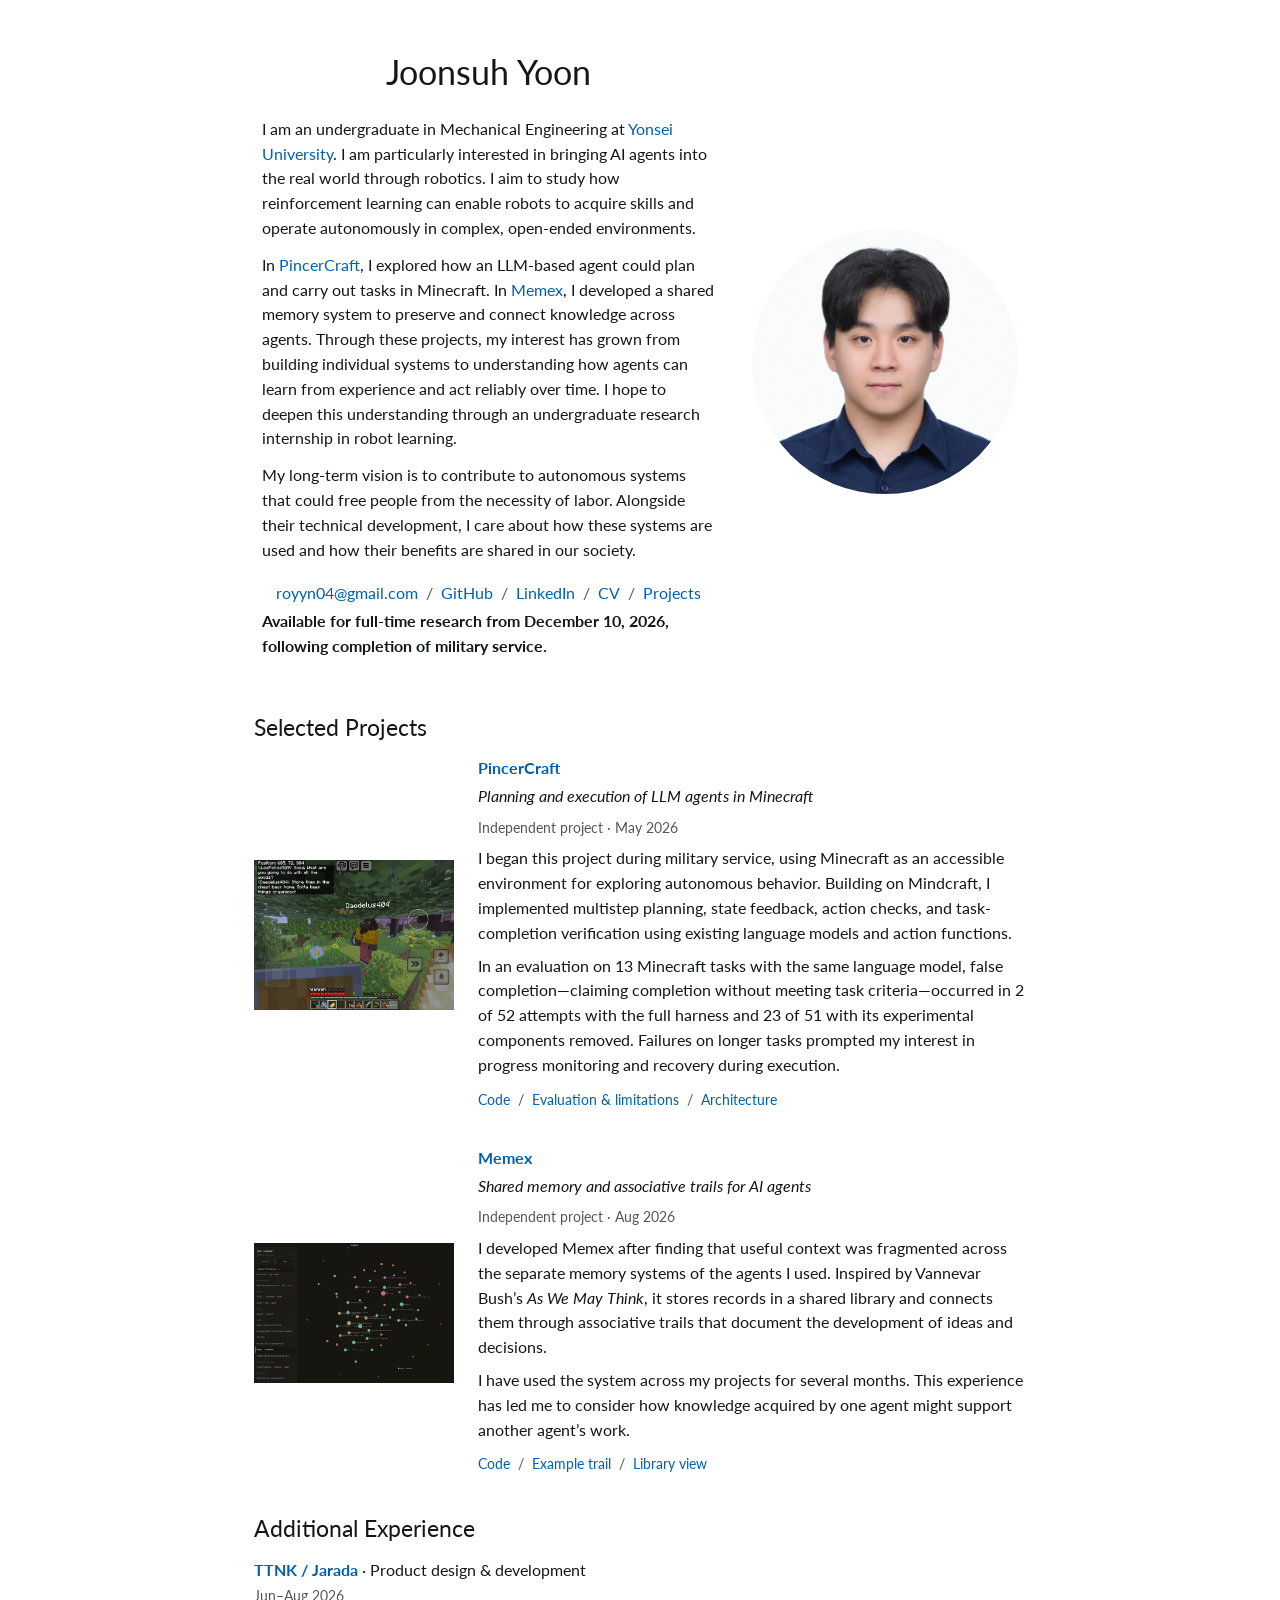
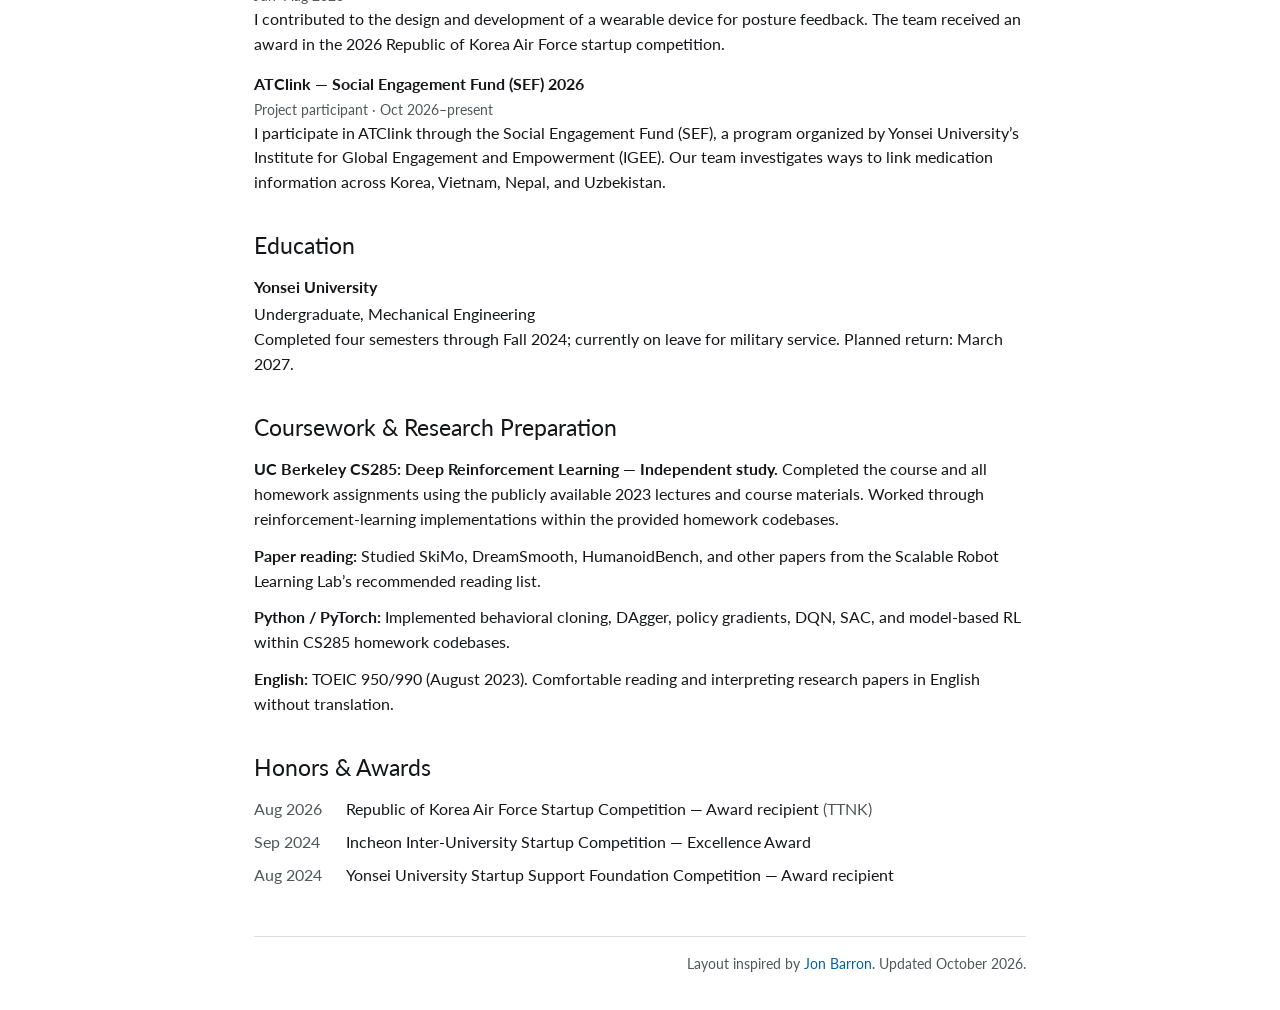
<file: index.html>
<!doctype html>
<html lang="en">
<head>
  <meta charset="utf-8">
  <meta name="viewport" content="width=device-width, initial-scale=1">
  <meta name="description" content="Joonsuh Yoon — Mechanical Engineering undergraduate at Yonsei University. Projects and interests in robot learning, autonomous agents, and shared agent memory.">
  <meta name="theme-color" content="#ffffff">
  <title>Joonsuh Yoon</title>
  <link rel="icon" href="assets/favicon.svg" type="image/svg+xml">
  <link rel="preconnect" href="https://fonts.googleapis.com">
  <link rel="preconnect" href="https://fonts.gstatic.com" crossorigin>
  <link href="https://fonts.googleapis.com/css2?family=Lato:wght@400;700&display=swap" rel="stylesheet">
  <link rel="stylesheet" href="style.css?v=2">
</head>
<body>
  <a class="skip" href="#projects">Skip to projects</a>
  <main>
    <header class="intro">
      <div class="intro-text">
      <h1>Joonsuh Yoon</h1>
      <p>I am an undergraduate in Mechanical Engineering at <a href="https://www.yonsei.ac.kr/en_sc/">Yonsei University</a>. I am particularly interested in bringing AI agents into the real world through robotics. I aim to study how reinforcement learning can enable robots to acquire skills and operate autonomously in complex, open-ended environments.</p>
      <p>In <a href="#pincercraft">PincerCraft</a>, I explored how an LLM-based agent could plan and carry out tasks in Minecraft. In <a href="#memex">Memex</a>, I developed a shared memory system to preserve and connect knowledge across agents. Through these projects, my interest has grown from building individual systems to understanding how agents can learn from experience and act reliably over time. I hope to deepen this understanding through an undergraduate research internship in robot learning.</p>
      <p>My long-term vision is to contribute to autonomous systems that could free people from the necessity of labor. Alongside their technical development, I care about how these systems are used and how their benefits are shared in our society.</p>
      <nav class="links intro-links" aria-label="Profile links">
        <a href="mailto:royyn04@gmail.com">royyn04@gmail.com</a><span aria-hidden="true">/</span>
        <a href="https://github.com/appendix0">GitHub</a><span aria-hidden="true">/</span>
        <a href="https://www.linkedin.com/in/%EC%A4%80%EC%84%9C-%EC%9C%A4-532869321/">LinkedIn</a><span aria-hidden="true">/</span>
        <a href="cv.pdf">CV</a><span aria-hidden="true">/</span>
        <a href="#projects">Projects</a>
      </nav>
      <p><strong>Available for full-time research from December 10, 2026, following completion of military service.</strong></p>
      </div>
      <img class="portrait" src="assets/profile.jpeg" alt="Portrait of Joonsuh Yoon" width="626" height="1004">
    </header>

    <section id="projects" aria-labelledby="projects-title">
      <h2 id="projects-title">Selected Projects</h2>

      <article class="project" id="pincercraft">
        <a class="project-image" href="assets/pincercraft-gameplay.png" aria-label="View PincerCraft gameplay screenshot at full size">
          <img src="assets/pincercraft-gameplay.png" alt="Minecraft gameplay with the agent Daedelus404 discussing storing collected wood in a chest." width="1824" height="1368" loading="lazy">
        </a>
        <div class="project-copy">
          <h3><a href="https://github.com/appendix0/pincercraft">PincerCraft</a></h3>
          <p class="subtitle">Planning and execution of LLM agents in Minecraft</p>
          <p class="meta">Independent project · May 2026</p>
          <p>I began this project during military service, using Minecraft as an accessible environment for exploring autonomous behavior. Building on Mindcraft, I implemented multistep planning, state feedback, action checks, and task-completion verification using existing language models and action functions.</p>
          <p>In an evaluation on 13 Minecraft tasks with the same language model, false completion—claiming completion without meeting task criteria—occurred in 2 of 52 attempts with the full harness and 23 of 51 with its experimental components removed. Failures on longer tasks prompted my interest in progress monitoring and recovery during execution.</p>
          <div class="links"><a href="https://github.com/appendix0/pincercraft">Code</a><span aria-hidden="true">/</span><a href="https://github.com/appendix0/pincercraft/blob/HEAD/docs/paper/results.md">Evaluation &amp; limitations</a><span aria-hidden="true">/</span><a href="assets/pincercraft.jpeg">Architecture</a></div>
        </div>
      </article>

      <article class="project" id="memex">
        <a class="project-image" href="assets/memex.jpeg" aria-label="View the Memex Library screenshot at full size">
          <img src="assets/memex.jpeg" alt="The Memex Library interface, with records connected in an associative knowledge map." width="1873" height="1312" loading="lazy">
        </a>
        <div class="project-copy">
          <h3><a href="https://github.com/appendix0/Memex">Memex</a></h3>
          <p class="subtitle">Shared memory and associative trails for AI agents</p>
          <p class="meta">Independent project · Aug 2026</p>
          <p>I developed Memex after finding that useful context was fragmented across the separate memory systems of the agents I used. Inspired by Vannevar Bush’s <em>As We May Think</em>, it stores records in a shared library and connects them through associative trails that document the development of ideas and decisions.</p>
          <p>I have used the system across my projects for several months. This experience has led me to consider how knowledge acquired by one agent might support another agent’s work.</p>
          <div class="links"><a href="https://github.com/appendix0/Memex">Code</a><span aria-hidden="true">/</span><a href="https://github.com/appendix0/Memex/blob/HEAD/brain/trails/building-the-greenhouse.md">Example trail</a><span aria-hidden="true">/</span><a href="assets/memex.jpeg">Library view</a></div>
        </div>
      </article>
    </section>

    <section aria-labelledby="experience-title">
      <h2 id="experience-title">Additional Experience</h2>
      <div class="entry">
        <h3><a href="https://github.com/TurtleTurtleTurtleNeck/Jarada">TTNK / Jarada</a> <span class="role">· Product design &amp; development</span></h3>
        <p class="meta">Jun–Aug 2026</p>
        <p>I contributed to the design and development of a wearable device for posture feedback. The team received an award in the 2026 Republic of Korea Air Force startup competition.</p>
      </div>
      <div class="entry">
        <h3>ATClink — Social Engagement Fund (SEF) 2026</h3>
        <p class="meta">Project participant · Oct 2026–present</p>
        <p>I participate in ATClink through the Social Engagement Fund (SEF), a program organized by Yonsei University’s Institute for Global Engagement and Empowerment (IGEE). Our team investigates ways to link medication information across Korea, Vietnam, Nepal, and Uzbekistan.</p>
      </div>
    </section>

    <section aria-labelledby="education-title">
      <h2 id="education-title">Education</h2>
      <div class="entry"><h3>Yonsei University</h3><p>Undergraduate, Mechanical Engineering</p><p>Completed four semesters through Fall 2024; currently on leave for military service. Planned return: March 2027.</p></div>
    </section>

    <section aria-labelledby="preparation-title">
      <h2 id="preparation-title">Coursework &amp; Research Preparation</h2>
      <p><strong>UC Berkeley CS285: Deep Reinforcement Learning — Independent study.</strong> Completed the course and all homework assignments using the publicly available 2023 lectures and course materials. Worked through reinforcement-learning implementations within the provided homework codebases.</p>
      <p><strong>Paper reading:</strong> Studied SkiMo, DreamSmooth, HumanoidBench, and other papers from the Scalable Robot Learning Lab’s recommended reading list.</p>
      <p><strong>Python / PyTorch:</strong> Implemented behavioral cloning, DAgger, policy gradients, DQN, SAC, and model-based RL within CS285 homework codebases.</p>
      <p><strong>English:</strong> TOEIC 950/990 (August 2023). Comfortable reading and interpreting research papers in English without translation.</p>
    </section>

    <section aria-labelledby="awards-title">
      <h2 id="awards-title">Honors &amp; Awards</h2>
      <ul class="awards">
        <li><span class="year">Aug 2026</span><span>Republic of Korea Air Force Startup Competition — Award recipient <span class="muted">(TTNK)</span></span></li>
        <li><span class="year">Sep 2024</span><span>Incheon Inter-University Startup Competition — Excellence Award</span></li>
        <li><span class="year">Aug 2024</span><span>Yonsei University Startup Support Foundation Competition — Award recipient</span></li>
      </ul>
    </section>
    <footer><p>Layout inspired by <a href="https://jonbarron.info/">Jon Barron</a>. <span class="footer-date">Updated October 2026.</span></p></footer>
  </main>
</body>
</html>
</file>
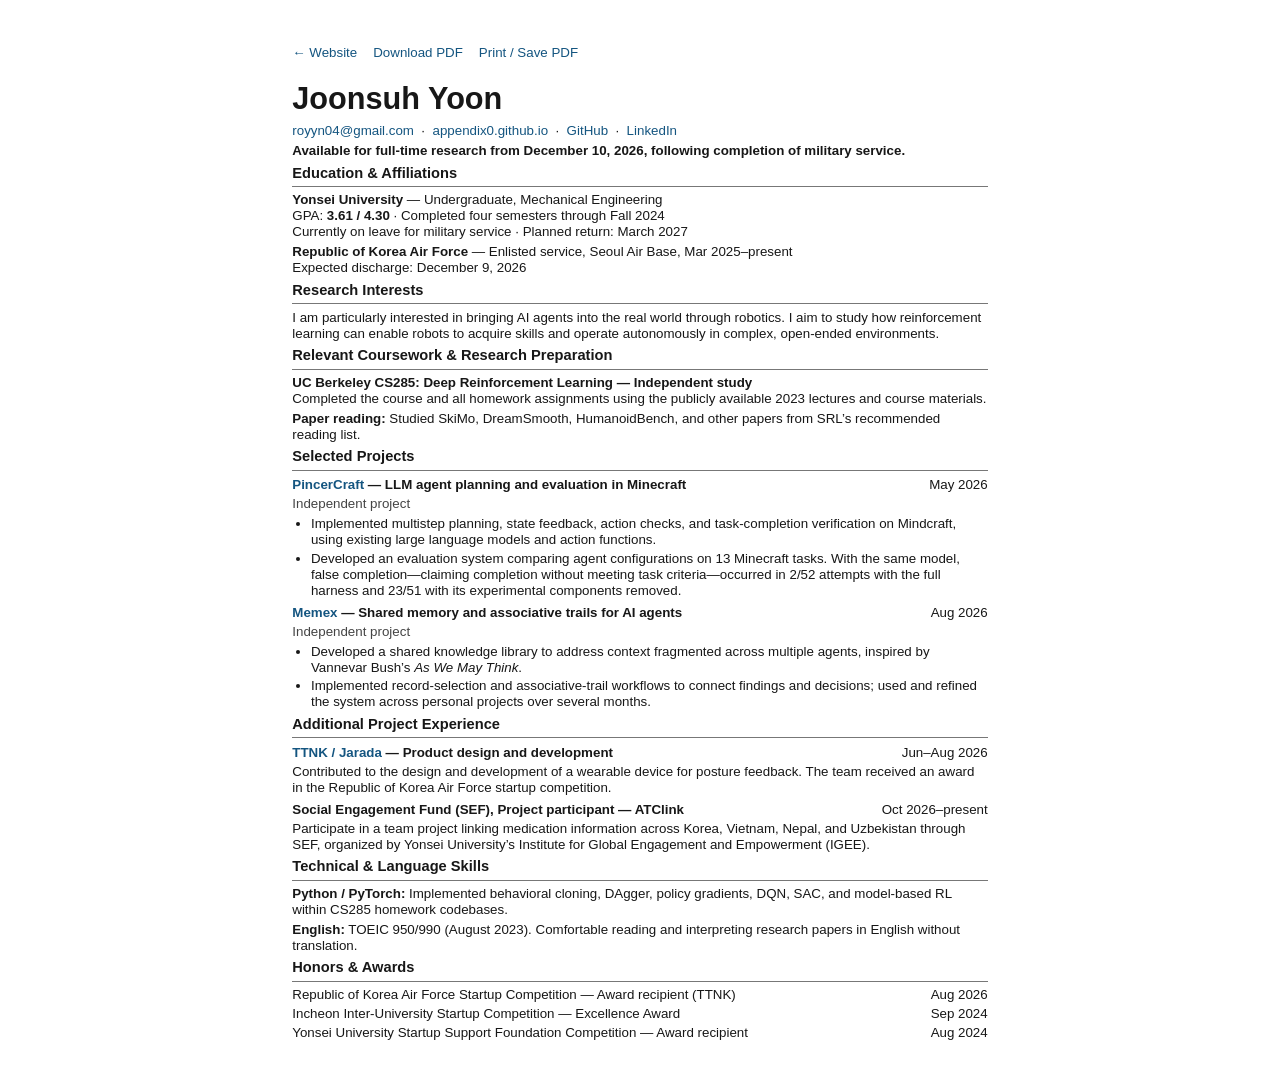
<file: cv.html>
<!doctype html>
<html lang="en">
<head>
<meta charset="utf-8">
<meta name="viewport" content="width=device-width, initial-scale=1">
<title>Joonsuh Yoon — Curriculum Vitae</title>
<style>
  * { box-sizing: border-box; }
  body { margin: 0; color: #171717; background: #fff; font: 10pt/1.2 Arial, sans-serif; }
  main { max-width: 184mm; margin: 12mm auto; }
  h1 { font-size: 23pt; line-height: 1.15; margin: 0 0 5pt; }
  h2 { font-size: 11pt; margin: 4pt 0 4pt; padding-bottom: 3pt; border-bottom: .6pt solid #777; }
  h3 { font-size: 10pt; margin: 5pt 0 2pt; }
  p { margin: 0 0 3pt; }
  a { color: #145580; text-decoration: none; }
  ul { margin: 2pt 0 4pt; padding-left: 14pt; }
  li { margin: 0 0 2pt; }
  .row { display: flex; justify-content: space-between; align-items: baseline; gap: 14pt; }
  .date { white-space: nowrap; font-weight: normal; }
  .muted { color: #444; }
  .project, .entry { break-inside: avoid; }
  .awards { list-style: none; padding: 0; }
  .awards li { display: flex; justify-content: space-between; gap: 12pt; }
  @page { size: A4; margin: 12mm 13mm; }
  @media print { main { margin: 0; max-width: none; } a { color: inherit; } }
  @media screen and (max-width: 700px) { main { margin: 20px; } .row { flex-wrap: wrap; gap: 2pt; } }
  .cv-tools { display: flex; flex-wrap: wrap; gap: 16px; margin-bottom: 20px; }
  .cv-tools button { border: 0; padding: 0; background: none; color: #145580; font: inherit; cursor: pointer; }
  @media print { .cv-tools { display: none; } }
</style>
</head>
<body><main>
<nav class="cv-tools" aria-label="CV actions"><a href="index.html">← Website</a><a href="cv.pdf">Download PDF</a><button type="button" onclick="window.print()">Print / Save PDF</button></nav>
<header>
  <h1>Joonsuh Yoon</h1>
  <p><a href="mailto:royyn04@gmail.com">royyn04@gmail.com</a> &nbsp;·&nbsp; <a href="https://appendix0.github.io/">appendix0.github.io</a> &nbsp;·&nbsp; <a href="https://github.com/appendix0">GitHub</a> &nbsp;·&nbsp; <a href="https://www.linkedin.com/in/%EC%A4%80%EC%84%9C-%EC%9C%A4-532869321/">LinkedIn</a></p>
  <p><strong>Available for full-time research from December 10, 2026, following completion of military service.</strong></p>
</header>

<section>
  <h2>Education &amp; Affiliations</h2>
  <p><strong>Yonsei University</strong> — Undergraduate, Mechanical Engineering<br>GPA: <strong>3.61 / 4.30</strong> · Completed four semesters through Fall 2024<br>Currently on leave for military service · Planned return: March 2027</p>
  <p><strong>Republic of Korea Air Force</strong> — Enlisted service, Seoul Air Base, Mar 2025–present<br>Expected discharge: December 9, 2026</p>
</section>

<section>
  <h2>Research Interests</h2>
  <p>I am particularly interested in bringing AI agents into the real world through robotics. I aim to study how reinforcement learning can enable robots to acquire skills and operate autonomously in complex, open-ended environments.</p>
</section>

<section>
  <h2>Relevant Coursework &amp; Research Preparation</h2>
  <p><strong>UC Berkeley CS285: Deep Reinforcement Learning — Independent study</strong><br>Completed the course and all homework assignments using the publicly available 2023 lectures and course materials.</p>
  <p><strong>Paper reading:</strong> Studied SkiMo, DreamSmooth, HumanoidBench, and other papers from SRL’s recommended reading list.</p>
</section>

<section>
  <h2>Selected Projects</h2>
  <div class="project">
    <h3 class="row"><span><a href="https://github.com/appendix0/pincercraft">PincerCraft</a> — LLM agent planning and evaluation in Minecraft</span><span class="date">May 2026</span></h3>
    <p class="muted">Independent project</p>
    <ul>
      <li>Implemented multistep planning, state feedback, action checks, and task-completion verification on Mindcraft, using existing large language models and action functions.</li>
      <li>Developed an evaluation system comparing agent configurations on 13 Minecraft tasks. With the same model, false completion—claiming completion without meeting task criteria—occurred in 2/52 attempts with the full harness and 23/51 with its experimental components removed.</li>
    </ul>
  </div>
  <div class="project">
    <h3 class="row"><span><a href="https://github.com/appendix0/Memex">Memex</a> — Shared memory and associative trails for AI agents</span><span class="date">Aug 2026</span></h3>
    <p class="muted">Independent project</p>
    <ul>
      <li>Developed a shared knowledge library to address context fragmented across multiple agents, inspired by Vannevar Bush’s <em>As We May Think</em>.</li>
      <li>Implemented record-selection and associative-trail workflows to connect findings and decisions; used and refined the system across personal projects over several months.</li>
    </ul>
  </div>
</section>

<section>
  <h2>Additional Project Experience</h2>
  <div class="entry">
    <h3 class="row"><span><a href="https://github.com/TurtleTurtleTurtleNeck/Jarada">TTNK / Jarada</a> — Product design and development</span><span class="date">Jun–Aug 2026</span></h3>
    <p>Contributed to the design and development of a wearable device for posture feedback. The team received an award in the Republic of Korea Air Force startup competition.</p>
  </div>
  <div class="entry">
    <h3 class="row"><span>Social Engagement Fund (SEF), Project participant — ATClink</span><span class="date">Oct 2026–present</span></h3>
    <p>Participate in a team project linking medication information across Korea, Vietnam, Nepal, and Uzbekistan through SEF, organized by Yonsei University’s Institute for Global Engagement and Empowerment (IGEE).</p>
  </div>
</section>

<section>
  <h2>Technical &amp; Language Skills</h2>
  <p><strong>Python / PyTorch:</strong> Implemented behavioral cloning, DAgger, policy gradients, DQN, SAC, and model-based RL within CS285 homework codebases.</p>
  <p><strong>English:</strong> TOEIC 950/990 (August 2023). Comfortable reading and interpreting research papers in English without translation.</p>
</section>

<section>
  <h2>Honors &amp; Awards</h2>
  <ul class="awards">
    <li><span>Republic of Korea Air Force Startup Competition — Award recipient (TTNK)</span><span class="date">Aug 2026</span></li>
    <li><span>Incheon Inter-University Startup Competition — Excellence Award</span><span class="date">Sep 2024</span></li>
    <li><span>Yonsei University Startup Support Foundation Competition — Award recipient</span><span class="date">Aug 2024</span></li>
  </ul>
</section>
</main></body></html>
</file>
<file: style.css>
/* Hallmark · macrostructure: Long Document · tone: austere · anchor hue: blue
 * Reference: Jon Barron; single-family typography and white paper are deliberate.
 * Pre-emit critique: P4 H4 E4 S5 R5 V3 */
@import url('tokens.css');
* { box-sizing: border-box; }
html { overflow-x: clip; scroll-padding-top: var(--space-lg); }
body { margin: 0; overflow-x: clip; background: var(--color-paper); color: var(--color-ink); font: var(--text-body)/1.55 var(--font-body); }
main { max-width: 820px; margin: 0 auto; padding: var(--space-2xl) var(--space-lg) var(--space-lg); }
a { color: var(--color-accent); text-decoration: none; }
a:hover, a:active { color: var(--color-hover); text-decoration: underline; }
a:focus-visible { outline: 2px solid var(--color-focus); outline-offset: 4px; }
p { margin: 0 0 12px; }
h1, h2, h3 { font-family: var(--font-display); min-width: 0; overflow-wrap: anywhere; }
h1 { font-size: var(--text-name); font-weight: 400; line-height: 1.2; text-align: center; margin: 0 0 var(--space-lg); }
h2 { font-size: var(--text-section); font-weight: 400; line-height: 1.25; margin: 0 0 var(--space-md); }
h3 { font-size: var(--text-body); line-height: 1.4; margin: 0 0 var(--space-xs); }
/* Barron layout: bio 63% / photo 37% at every width, photo vertically centred. */
.intro { padding: 0 var(--space-sm); margin-bottom: 42px; display: grid; grid-template-columns: 63fr 37fr; align-items: center; gap: 5%; }
.intro-text { min-width: 0; }
.portrait { display: block; width: 100%; height: auto; aspect-ratio: 1; border-radius: 50%; object-fit: cover; object-position: 50% 15%; }
.links { display: flex; flex-wrap: wrap; gap: 0 var(--space-sm); align-items: baseline; font-size: var(--text-small); }
.links a { white-space: nowrap; padding-block: 3px; }
.links span { color: var(--color-muted); }
.intro-links { justify-content: center; font-size: var(--text-body); margin-top: var(--space-md); }
section { margin-bottom: 36px; }
.project { display: grid; grid-template-columns: minmax(0, 1fr); gap: var(--space-md); margin-bottom: 34px; align-items: center; }
.project-image { display: block; max-width: 340px; width: 100%; }
.project-image img { display: block; width: 100%; height: auto; object-fit: contain; }
.project-copy { min-width: 0; }
.project-copy p { margin-bottom: var(--space-sm); }
.project-copy h3 a { font-weight: 700; }
.subtitle { font-style: italic; }
.meta { color: var(--color-muted); font-size: var(--text-small); }
.entry { margin-bottom: var(--space-md); }
.entry p { margin: 0; }
.role { font-weight: 400; }
.study { margin-top: var(--space-md); }
.awards { list-style: none; padding: 0; margin: 0; }
.awards li { display: grid; grid-template-columns: 76px minmax(0, 1fr); gap: var(--space-md); margin-bottom: var(--space-sm); }
.year { font-variant-numeric: tabular-nums; color: var(--color-muted); }
.muted { color: var(--color-muted); }
footer { border-top: 1px solid var(--color-line); margin-top: var(--space-2xl); padding-top: var(--space-md); text-align: right; color: var(--color-muted); font-size: var(--text-small); }
footer a, .footer-date { white-space: nowrap; }
.skip { position: absolute; top: -80px; left: var(--space-md); padding: var(--space-sm); background: var(--color-paper); }
.skip:focus { top: var(--space-sm); }
@media (max-width: 39.99rem) {
  .portrait { align-self: start; margin-top: var(--space-sm); }
}
@media (min-width: 40rem) {
  .project { grid-template-columns: 200px minmax(0, 1fr); gap: var(--space-lg); }
  main { padding-top: 52px; }
}
@media print {
  main { max-width: none; padding: 0; }
  .skip, footer { display: none; }
  .project, .entry { break-inside: avoid; }
  a { color: var(--color-ink); }
}
</file>
